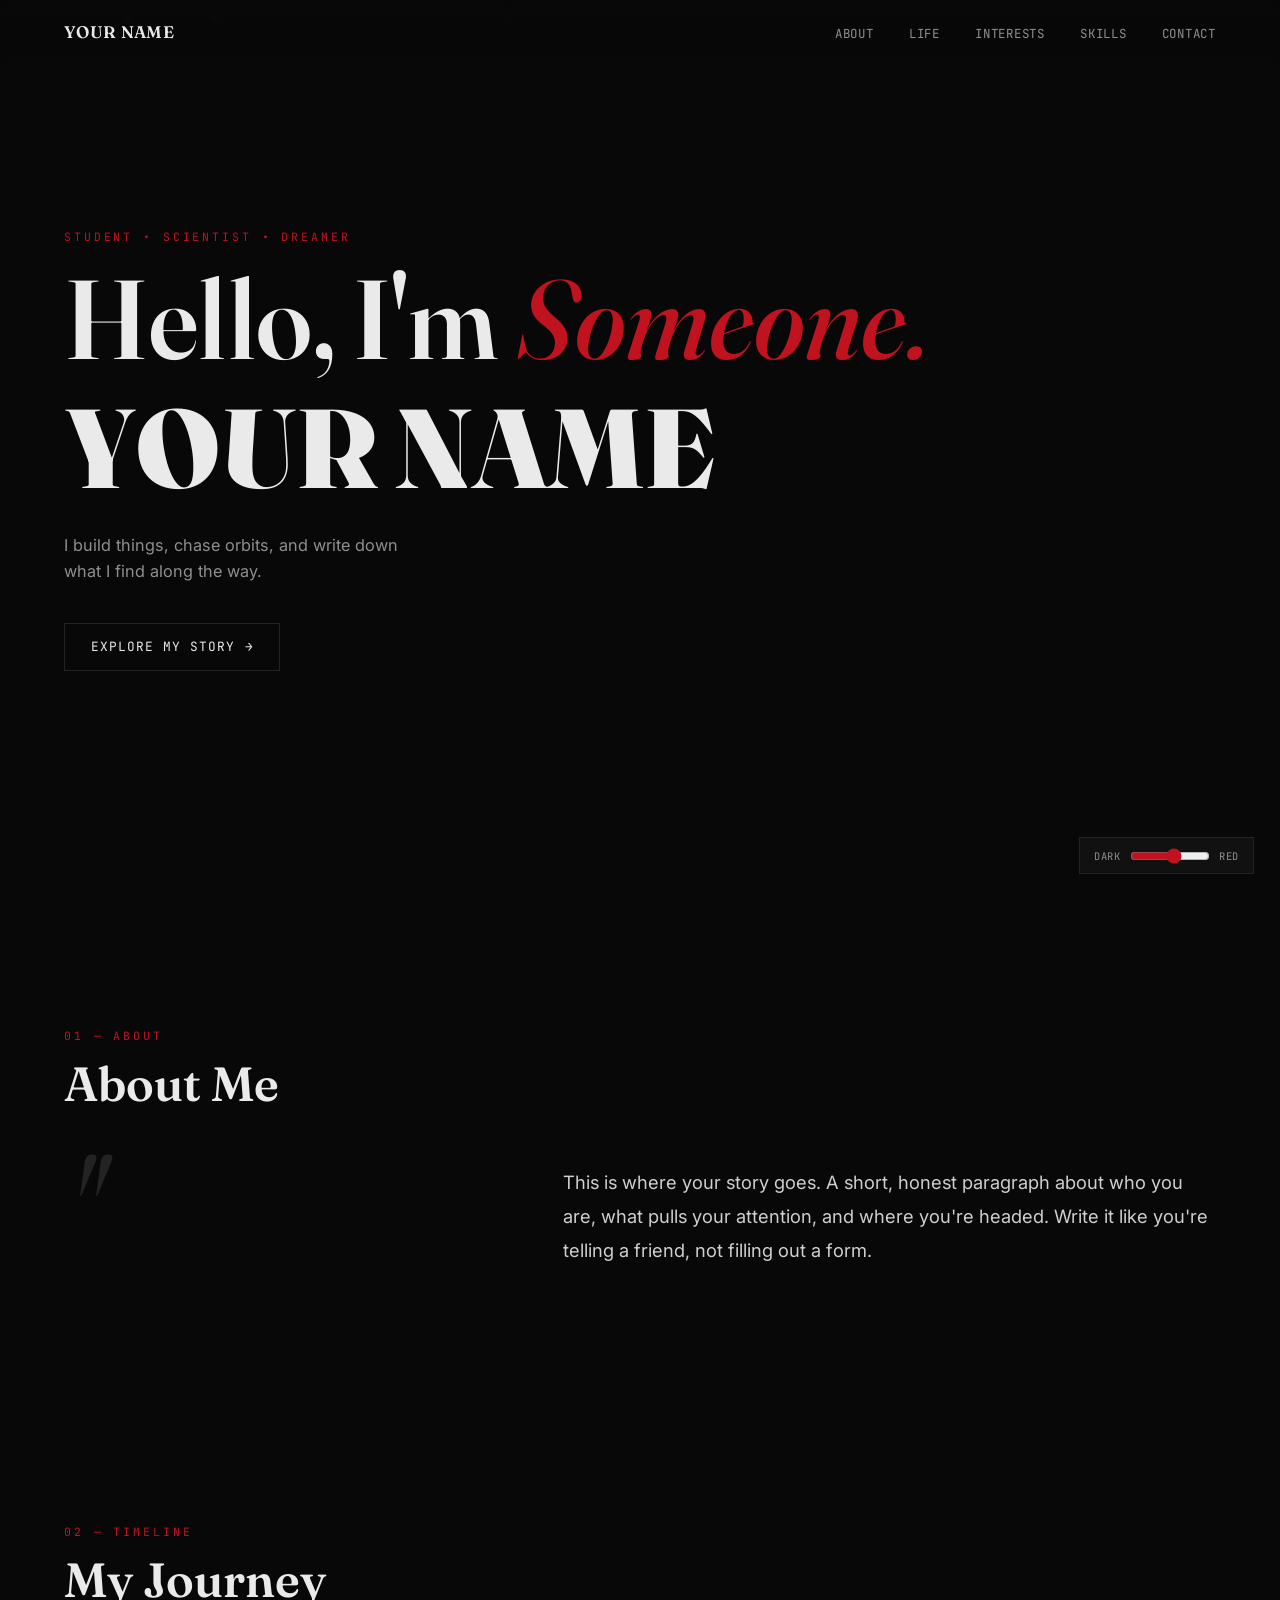
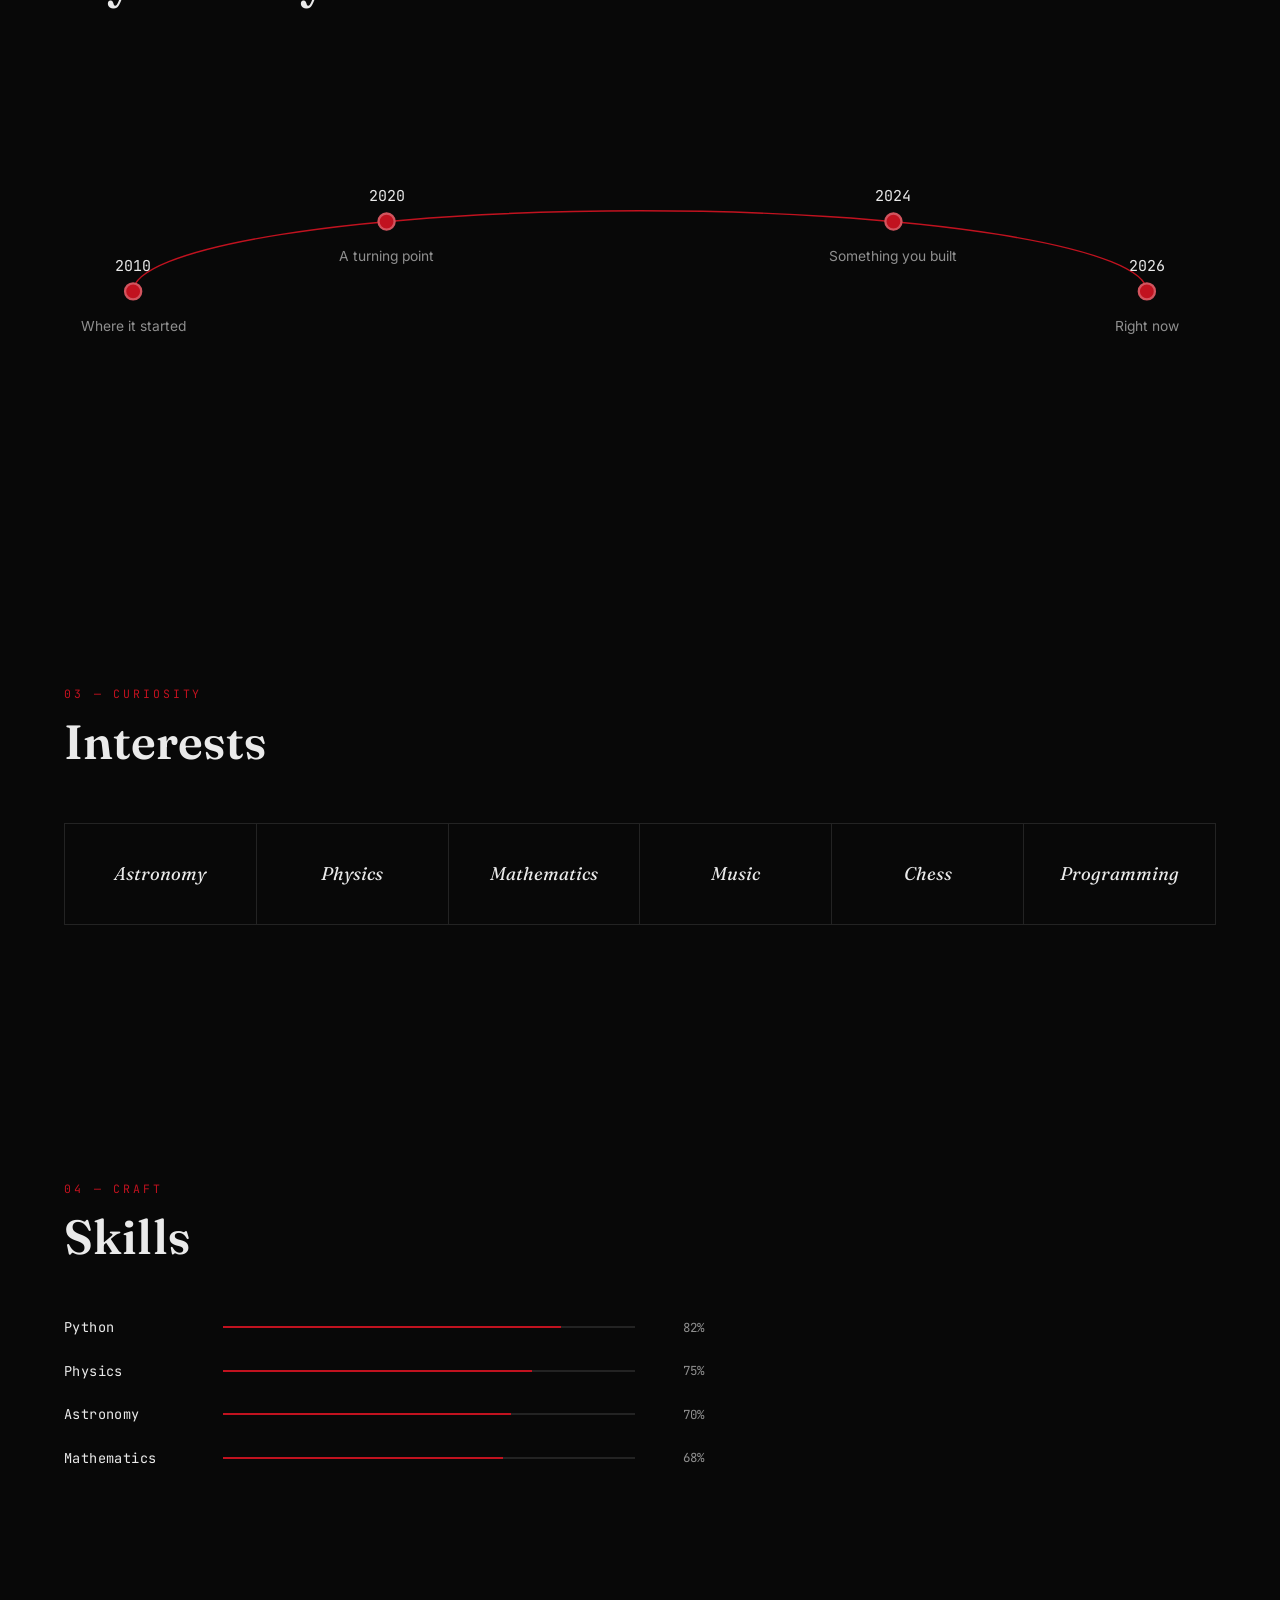
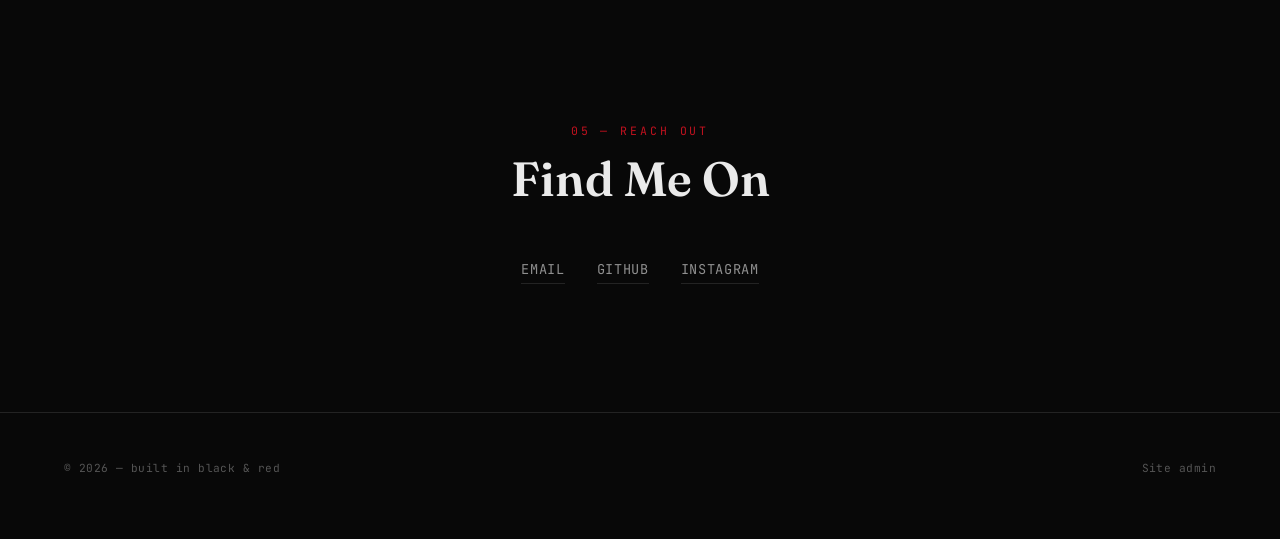
<file: index.html>
<!DOCTYPE html>
<html lang="en">
<head>
<meta charset="UTF-8">
<meta name="viewport" content="width=device-width, initial-scale=1.0">
<title>Portfolio</title>
<link rel="stylesheet" href="styles.css">
</head>
<body>

<nav class="nav">
  <div class="nav-name" id="nav-name">YOUR NAME</div>
  <ul class="nav-links">
    <li><a href="#about">About</a></li>
    <li><a href="#journey">Life</a></li>
    <li><a href="#interests">Interests</a></li>
    <li><a href="#skills">Skills</a></li>
    <li><a href="#contact">Contact</a></li>
  </ul>
</nav>

<header class="hero" id="top">
  <canvas class="hero-canvas" id="hero-canvas"></canvas>
  <div class="hero-content">
    <span class="eyebrow" id="hero-tagline">Student • Scientist • Dreamer</span>
    <h1 class="hero-title">
      <span class="line1">Hello, I'm <em>Someone.</em></span>
      <span class="line2"><em id="hero-name">YOUR NAME</em></span>
    </h1>
    <p class="hero-sub" id="hero-sub">I build things, chase orbits, and write down what I find along the way.</p>
    <a href="#about" class="hero-cta">Explore my story</a>
  </div>
</header>

<section id="about">
  <div class="section-head" data-reveal>
    <span class="eyebrow">01 — About</span>
    <h2>About Me</h2>
  </div>
  <div class="about-grid">
    <div id="about-visual" class="about-mark" aria-hidden="true">"</div>
    <p id="about-text">A short introduction about you.</p>
  </div>
</section>

<section id="journey">
  <div class="section-head" data-reveal>
    <span class="eyebrow">02 — Timeline</span>
    <h2>My Journey</h2>
  </div>
  <div class="journey-wrap">
    <svg id="orbit-svg"></svg>
  </div>
</section>

<section id="interests">
  <div class="section-head" data-reveal>
    <span class="eyebrow">03 — Curiosity</span>
    <h2>Interests</h2>
  </div>
  <div class="interest-grid" id="interest-grid"></div>
</section>

<section id="skills">
  <div class="section-head" data-reveal>
    <span class="eyebrow">04 — Craft</span>
    <h2>Skills</h2>
  </div>
  <div class="skills-list" id="skills-list"></div>
</section>

<section id="contact" class="contact-section">
  <div class="section-head" style="margin-left:auto;margin-right:auto;" data-reveal>
    <span class="eyebrow">05 — Reach out</span>
    <h2>Find Me On</h2>
  </div>
  <div class="contact-links" id="contact-links"></div>
</section>

<footer>
  <span class="fine">© <span id="year-now"></span> — built in black &amp; red</span>
  <span class="fine"><a href="admin.html">Site admin</a></span>
</footer>

<div class="accent-slider">
  <span>DARK</span>
  <input type="range" id="accent-range" min="0" max="100" value="50">
  <span>RED</span>
</div>

<script src="content.js"></script>
<script src="script.js"></script>
</body>
</html>
</file>
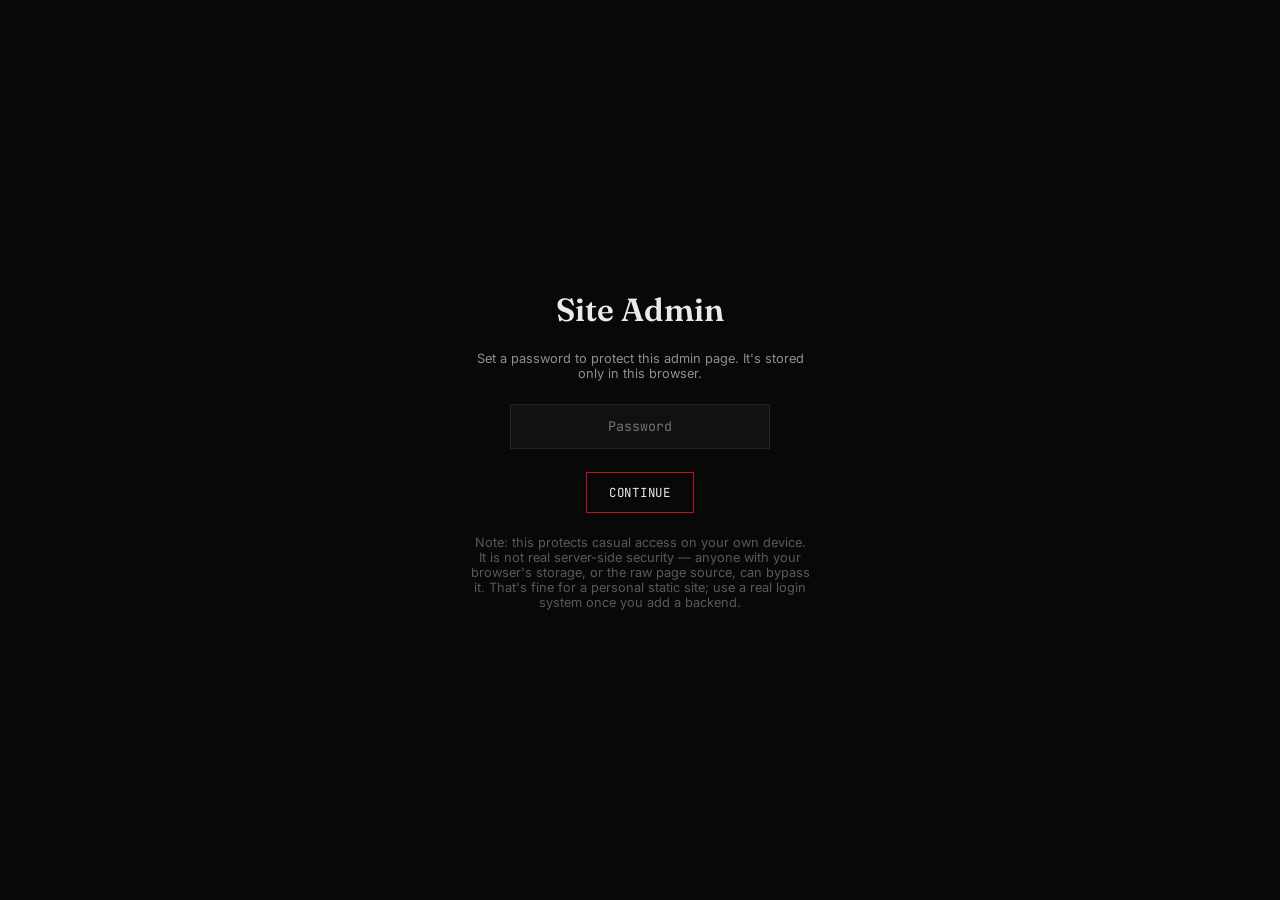
<file: admin.html>
<!DOCTYPE html>
<html lang="en">
<head>
<meta charset="UTF-8">
<meta name="viewport" content="width=device-width, initial-scale=1.0">
<title>Site Admin</title>
<link rel="stylesheet" href="admin.css">
</head>
<body>

<div class="gate" id="gate">
  <h1 id="gate-title">Site Admin</h1>
  <p class="hint" id="gate-hint">Set a password to protect this admin page. It's stored only in this browser.</p>
  <input type="password" id="pass-input" placeholder="Password">
  <button id="gate-btn">Continue</button>
  <p class="hint" style="opacity:.6">Note: this protects casual access on your own device. It is not real server-side security — anyone with your browser's storage, or the raw page source, can bypass it. That's fine for a personal static site; use a real login system once you add a backend.</p>
</div>

<div class="admin-wrap" id="admin-wrap">
  <div class="admin-header">
    <h1>Edit your site</h1>
    <a href="index.html">← Back to site</a>
  </div>

  <form id="admin-form">
    <fieldset>
      <legend>Identity</legend>
      <label>Name</label>
      <input type="text" id="f-name">
      <label>Tagline (shown above your name)</label>
      <input type="text" id="f-tagline">
      <label>Hero subtitle</label>
      <textarea id="f-heroSub"></textarea>
      <label>Accent color</label>
      <input type="color" id="f-accent">
      <label>Photo (shown in About section)</label>
      <div id="photo-preview" style="margin-bottom:.6rem;"></div>
      <input type="file" id="f-photo" accept="image/*">
      <button type="button" class="btn" id="remove-photo" style="margin-top:.6rem;border-color:#555;">Remove photo</button>
    </fieldset>

    <fieldset>
      <legend>About</legend>
      <label>About paragraph</label>
      <textarea id="f-about" style="min-height:120px"></textarea>
    </fieldset>

    <fieldset>
      <legend>Life Journey (timeline)</legend>
      <div id="journey-list"></div>
      <button type="button" class="btn add-btn" id="add-journey">+ Add moment</button>
    </fieldset>

    <fieldset>
      <legend>Interests</legend>
      <div id="interests-list"></div>
      <button type="button" class="btn add-btn" id="add-interest">+ Add interest</button>
    </fieldset>

    <fieldset>
      <legend>Skills</legend>
      <div id="skills-list-admin"></div>
      <button type="button" class="btn add-btn" id="add-skill">+ Add skill</button>
    </fieldset>

    <fieldset>
      <legend>Contact links</legend>
      <div id="contact-list"></div>
      <button type="button" class="btn add-btn" id="add-contact">+ Add link</button>
    </fieldset>

    <div class="actions">
      <button type="submit" class="btn">Save changes</button>
      <button type="button" class="btn" id="export-btn">Download content.json</button>
      <button type="button" class="btn" id="import-btn">Import content.json</button>
      <button type="button" class="btn" id="reset-btn" style="border-color:#555;">Reset to defaults</button>
      <input type="file" id="import-file" class="file-input" accept="application/json">
    </div>
    <p class="status" id="status"></p>
  </form>
</div>

<script src="content.js"></script>
<script src="admin.js"></script>
</body>
</html>
</file>
<file: styles.css>
@import url('https://fonts.googleapis.com/css2?family=Fraunces:ital,opsz,wght@0,9..144,400;0,9..144,600;0,9..144,900;1,9..144,500&family=Inter:wght@400;500;600&family=JetBrains+Mono:wght@400;500&display=swap');

:root{
  --bg: #080808;
  --bg2: #111111;
  --text: #EAEAEA;
  --text-dim: #8f8f8f;
  --accent: #C1121F;
  --accent-hover: #E63946;
  --line: #232323;
  --ease: cubic-bezier(.22,1,.36,1);
}

*{ box-sizing:border-box; margin:0; padding:0; }
html{ scroll-behavior:smooth; }
body{
  background:var(--bg);
  color:var(--text);
  font-family:'Inter',sans-serif;
  overflow-x:hidden;
  -webkit-font-smoothing:antialiased;
}
::selection{ background:var(--accent); color:#fff; }

.eyebrow{
  font-family:'JetBrains Mono',monospace;
  font-size:.72rem;
  letter-spacing:.25em;
  text-transform:uppercase;
  color:var(--accent);
  display:block;
  margin-bottom:1rem;
}
h1,h2,h3{ font-family:'Fraunces',serif; font-weight:600; line-height:1.05; }
a{ color:inherit; text-decoration:none; }

/* ---------- Nav ---------- */
.nav{
  position:fixed; top:0; left:0; right:0; z-index:100;
  display:flex; align-items:center; justify-content:space-between;
  padding:1.4rem 5%;
  background:linear-gradient(to bottom, rgba(8,8,8,.9), transparent);
  backdrop-filter:blur(2px);
}
.nav-name{ font-family:'Fraunces',serif; font-weight:600; font-size:1.05rem; letter-spacing:.02em; }
.nav-links{ display:flex; gap:2.2rem; list-style:none; }
.nav-links a{
  font-family:'JetBrains Mono',monospace;
  font-size:.78rem; letter-spacing:.06em; text-transform:uppercase;
  color:var(--text-dim); position:relative; padding-bottom:4px;
  transition:color .3s var(--ease);
}
.nav-links a::after{
  content:''; position:absolute; left:0; bottom:0; height:1px; width:0;
  background:var(--accent-hover); transition:width .35s var(--ease);
}
.nav-links a:hover{ color:var(--text); }
.nav-links a:hover::after{ width:100%; }
.nav-toggle{ display:none; }

/* ---------- Hero ---------- */
.hero{
  min-height:100vh; display:flex; flex-direction:column; justify-content:center;
  padding:0 5%; position:relative;
}
.hero-canvas{ position:absolute; inset:0; z-index:0; opacity:.55; }
.hero-content{ position:relative; z-index:1; }
.hero .eyebrow{ opacity:0; animation:fadeUp .8s var(--ease) .1s forwards; }
.hero-title{
  font-size:clamp(3rem, 9vw, 7rem);
  display:flex; flex-direction:column; gap:.1em;
}
.hero-title span{ display:block; overflow:hidden; }
.hero-title span em{
  font-style:italic; font-weight:500; color:var(--accent);
  display:inline-block; transform:translateY(110%); animation:riseIn .9s var(--ease) forwards;
}
.hero-title .line1 em{ animation-delay:.25s; }
.hero-title .line2 em{ animation-delay:.4s; color:var(--text); font-style:normal; font-weight:900; }
.hero-sub{
  max-width:34ch; color:var(--text-dim); margin-top:1.6rem; font-size:1.02rem; line-height:1.6;
  opacity:0; animation:fadeUp .8s var(--ease) .65s forwards;
}
.hero-cta{
  margin-top:2.4rem; display:inline-flex; align-items:center; gap:.6rem;
  font-family:'JetBrains Mono',monospace; font-size:.8rem; letter-spacing:.08em; text-transform:uppercase;
  color:var(--text); border:1px solid var(--line); padding:.9rem 1.6rem; width:fit-content;
  transition:border-color .35s var(--ease), background .35s var(--ease);
  opacity:0; animation:fadeUp .8s var(--ease) .8s forwards;
}
.hero-cta:hover{ border-color:var(--accent-hover); background:rgba(193,18,31,.08); }
.hero-cta::after{ content:'→'; transition:transform .3s var(--ease); }
.hero-cta:hover::after{ transform:translateX(4px); }

@keyframes riseIn{ to{ transform:translateY(0); } }
@keyframes fadeUp{ from{ opacity:0; transform:translateY(14px); } to{ opacity:1; transform:translateY(0); } }

/* ---------- Sections ---------- */
section{ padding:8rem 5%; position:relative; }
.section-head{ margin-bottom:3.5rem; max-width:640px; }
.section-head h2{ font-size:clamp(2rem,4vw,3rem); }

/* About */
.about-grid{ display:grid; grid-template-columns:.8fr 1.2fr; gap:4rem; align-items:start; }
.about-mark{
  font-family:'Fraunces',serif; font-size:8rem; font-style:italic; color:var(--line);
  line-height:.7; user-select:none;
}
.about-photo{
  width:100%; aspect-ratio:4/5; overflow:hidden; border:1px solid var(--line);
  position:relative;
}
.about-photo img{
  width:100%; height:100%; object-fit:cover; display:block;
  filter:grayscale(35%) contrast(1.05);
  transition:filter .5s var(--ease);
}
.about-photo:hover img{ filter:grayscale(0%) contrast(1.05); }
.about-photo::after{
  content:''; position:absolute; inset:0; pointer-events:none;
  background:linear-gradient(160deg, rgba(193,18,31,.12), transparent 55%);
}
#about-text{ font-size:1.15rem; line-height:1.85; color:#cfcfcf; }

/* Journey / orbit timeline */
.journey-wrap{ position:relative; }
#orbit-svg{ width:100%; height:auto; display:block; }
.orbit-path{
  fill:none; stroke:var(--line); stroke-width:1.2;
}
.orbit-path.drawn{ stroke:var(--accent); }
.orbit-node circle{ fill:var(--bg); stroke:var(--line); stroke-width:2; transition:stroke .4s var(--ease), fill .4s var(--ease); }
.orbit-node.in circle{ stroke:var(--accent-hover); fill:var(--accent); }
.orbit-node text.year{ font-family:'JetBrains Mono',monospace; font-size:13px; fill:var(--text-dim); transition:fill .4s var(--ease); }
.orbit-node.in text.year{ fill:var(--text); }
.orbit-node text.label{ font-family:'Inter',sans-serif; font-size:12px; fill:var(--text-dim); opacity:0; transform:translateY(4px); transition:all .4s var(--ease); }
.orbit-node.in text.label{ opacity:1; transform:translateY(0); }

/* Interests */
.interest-grid{ display:grid; grid-template-columns:repeat(auto-fit,minmax(180px,1fr)); gap:1px; background:var(--line); border:1px solid var(--line); }
.interest-card{
  background:var(--bg); padding:2.4rem 1.6rem; text-align:center; position:relative; overflow:hidden;
  transition:background .4s var(--ease);
}
.interest-card::before{
  content:''; position:absolute; inset:0; background:radial-gradient(circle at 50% 120%, rgba(193,18,31,.35), transparent 70%);
  opacity:0; transition:opacity .4s var(--ease);
}
.interest-card:hover{ background:#0d0d0d; }
.interest-card:hover::before{ opacity:1; }
.interest-card span{ position:relative; font-family:'Fraunces',serif; font-style:italic; font-size:1.15rem; }

/* Skills */
.skills-list{ display:flex; flex-direction:column; gap:1.6rem; max-width:640px; }
.skill-row{ display:grid; grid-template-columns:140px 1fr 50px; align-items:center; gap:1.2rem; }
.skill-row .name{ font-family:'JetBrains Mono',monospace; font-size:.85rem; letter-spacing:.03em; }
.skill-track{ height:2px; background:var(--line); position:relative; }
.skill-fill{ position:absolute; left:0; top:0; height:100%; background:var(--accent); width:0; transition:width 1.1s var(--ease); }
.skill-row .pct{ font-family:'JetBrains Mono',monospace; font-size:.78rem; color:var(--text-dim); text-align:right; }

/* Contact */
.contact-section{ text-align:center; }
.contact-links{ display:flex; flex-wrap:wrap; justify-content:center; gap:1rem 2rem; margin-top:2.5rem; }
.contact-links a{
  font-family:'JetBrains Mono',monospace; font-size:.85rem; letter-spacing:.05em; text-transform:uppercase;
  padding-bottom:5px; border-bottom:1px solid var(--line); color:var(--text-dim);
  transition:all .3s var(--ease);
}
.contact-links a:hover{ color:var(--accent-hover); border-color:var(--accent-hover); }

/* Accent slider */
.accent-slider{
  position:fixed; bottom:1.6rem; right:1.6rem; z-index:100;
  display:flex; align-items:center; gap:.6rem;
  background:var(--bg2); border:1px solid var(--line); padding:.6rem .9rem;
  font-family:'JetBrains Mono',monospace; font-size:.65rem; color:var(--text-dim); letter-spacing:.05em;
}
.accent-slider input[type=range]{ width:80px; accent-color:var(--accent); }

/* Footer */
footer{ padding:3rem 5% 4rem; display:flex; justify-content:space-between; align-items:center; border-top:1px solid var(--line); }
footer .fine{ font-family:'JetBrains Mono',monospace; font-size:.7rem; color:#555; letter-spacing:.04em; }
footer .fine a{ color:#555; transition:color .3s var(--ease); }
footer .fine a:hover{ color:var(--accent-hover); }

@media (max-width:760px){
  .nav-links{ display:none; }
  .about-grid{ grid-template-columns:1fr; }
  .about-mark{ font-size:5rem; }
  .skill-row{ grid-template-columns:100px 1fr 40px; gap:.7rem; }
  section{ padding:5.5rem 6%; }
}
</file>
<file: admin.css>
@import url('https://fonts.googleapis.com/css2?family=Fraunces:opsz,wght@9..144,600;9..144,900&family=Inter:wght@400;500;600&family=JetBrains+Mono:wght@400;500&display=swap');

:root{
  --bg:#080808; --bg2:#111111; --text:#EAEAEA; --text-dim:#8f8f8f;
  --accent:#C1121F; --accent-hover:#E63946; --line:#232323;
}
*{ box-sizing:border-box; margin:0; padding:0; }
body{ background:var(--bg); color:var(--text); font-family:'Inter',sans-serif; min-height:100vh; }

.gate{
  min-height:100vh; display:flex; flex-direction:column; align-items:center; justify-content:center; gap:1.4rem;
  text-align:center; padding:2rem;
}
.gate h1{ font-family:'Fraunces',serif; font-weight:600; }
.gate input{
  background:var(--bg2); border:1px solid var(--line); color:var(--text); padding:.8rem 1rem;
  font-family:'JetBrains Mono',monospace; width:260px; text-align:center;
}
.gate button, .btn{
  font-family:'JetBrains Mono',monospace; font-size:.78rem; letter-spacing:.06em; text-transform:uppercase;
  background:transparent; border:1px solid var(--accent); color:var(--text); padding:.7rem 1.4rem; cursor:pointer;
  transition:all .25s ease;
}
.gate button:hover, .btn:hover{ background:var(--accent); }
.gate .hint{ color:var(--text-dim); font-size:.8rem; max-width:340px; }

.admin-wrap{ display:none; max-width:900px; margin:0 auto; padding:3rem 5% 6rem; }
.admin-wrap.active{ display:block; }
.admin-header{ display:flex; justify-content:space-between; align-items:center; margin-bottom:2.4rem; border-bottom:1px solid var(--line); padding-bottom:1.4rem; }
.admin-header h1{ font-family:'Fraunces',serif; font-size:1.6rem; }
.admin-header a{ color:var(--text-dim); font-family:'JetBrains Mono',monospace; font-size:.78rem; }

fieldset{ border:1px solid var(--line); padding:1.6rem; margin-bottom:2rem; }
legend{ font-family:'JetBrains Mono',monospace; font-size:.75rem; letter-spacing:.08em; text-transform:uppercase; color:var(--accent-hover); padding:0 .5rem; }
label{ display:block; font-size:.78rem; color:var(--text-dim); margin:1rem 0 .35rem; font-family:'JetBrains Mono',monospace; }
input[type=text], input[type=number], input[type=color], textarea{
  width:100%; background:var(--bg2); border:1px solid var(--line); color:var(--text);
  padding:.7rem .8rem; font-family:'Inter',sans-serif; font-size:.9rem;
}
textarea{ resize:vertical; min-height:80px; }
.row{ display:flex; gap:1rem; }
.row > div{ flex:1; }
.repeat-item{ border:1px solid var(--line); padding:1rem; margin-bottom:.8rem; position:relative; }
.repeat-item .remove{ position:absolute; top:.6rem; right:.6rem; color:#a55; cursor:pointer; font-size:.75rem; font-family:'JetBrains Mono',monospace; }
.add-btn{ margin-top:.5rem; }
.actions{ display:flex; gap:1rem; flex-wrap:wrap; margin-top:2.5rem; }
.status{ font-family:'JetBrains Mono',monospace; font-size:.8rem; color:var(--accent-hover); margin-top:1rem; min-height:1.2em; }
.file-input{ display:none; }
#photo-preview img{ width:140px; height:175px; object-fit:cover; border:1px solid var(--line); display:block; }
#photo-preview .empty{ font-family:'JetBrains Mono',monospace; font-size:.75rem; color:var(--text-dim); }
</file>
